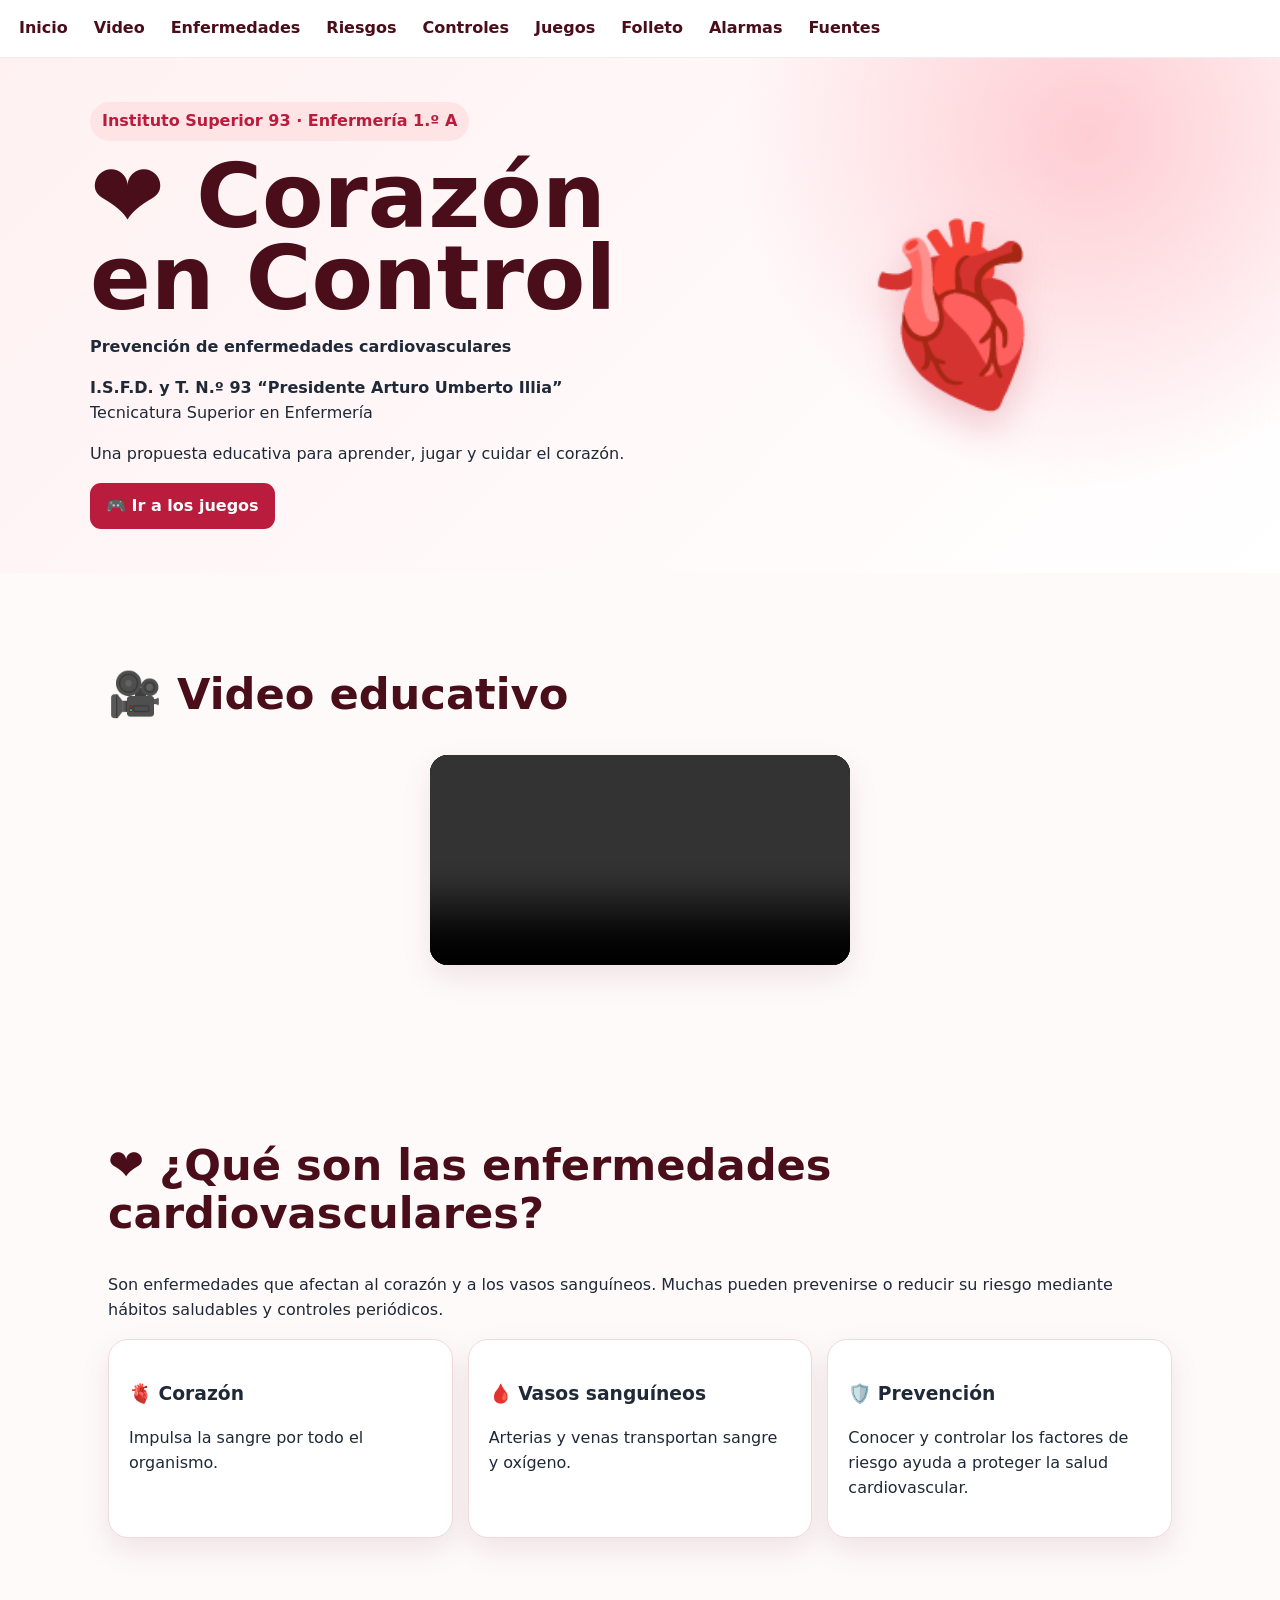
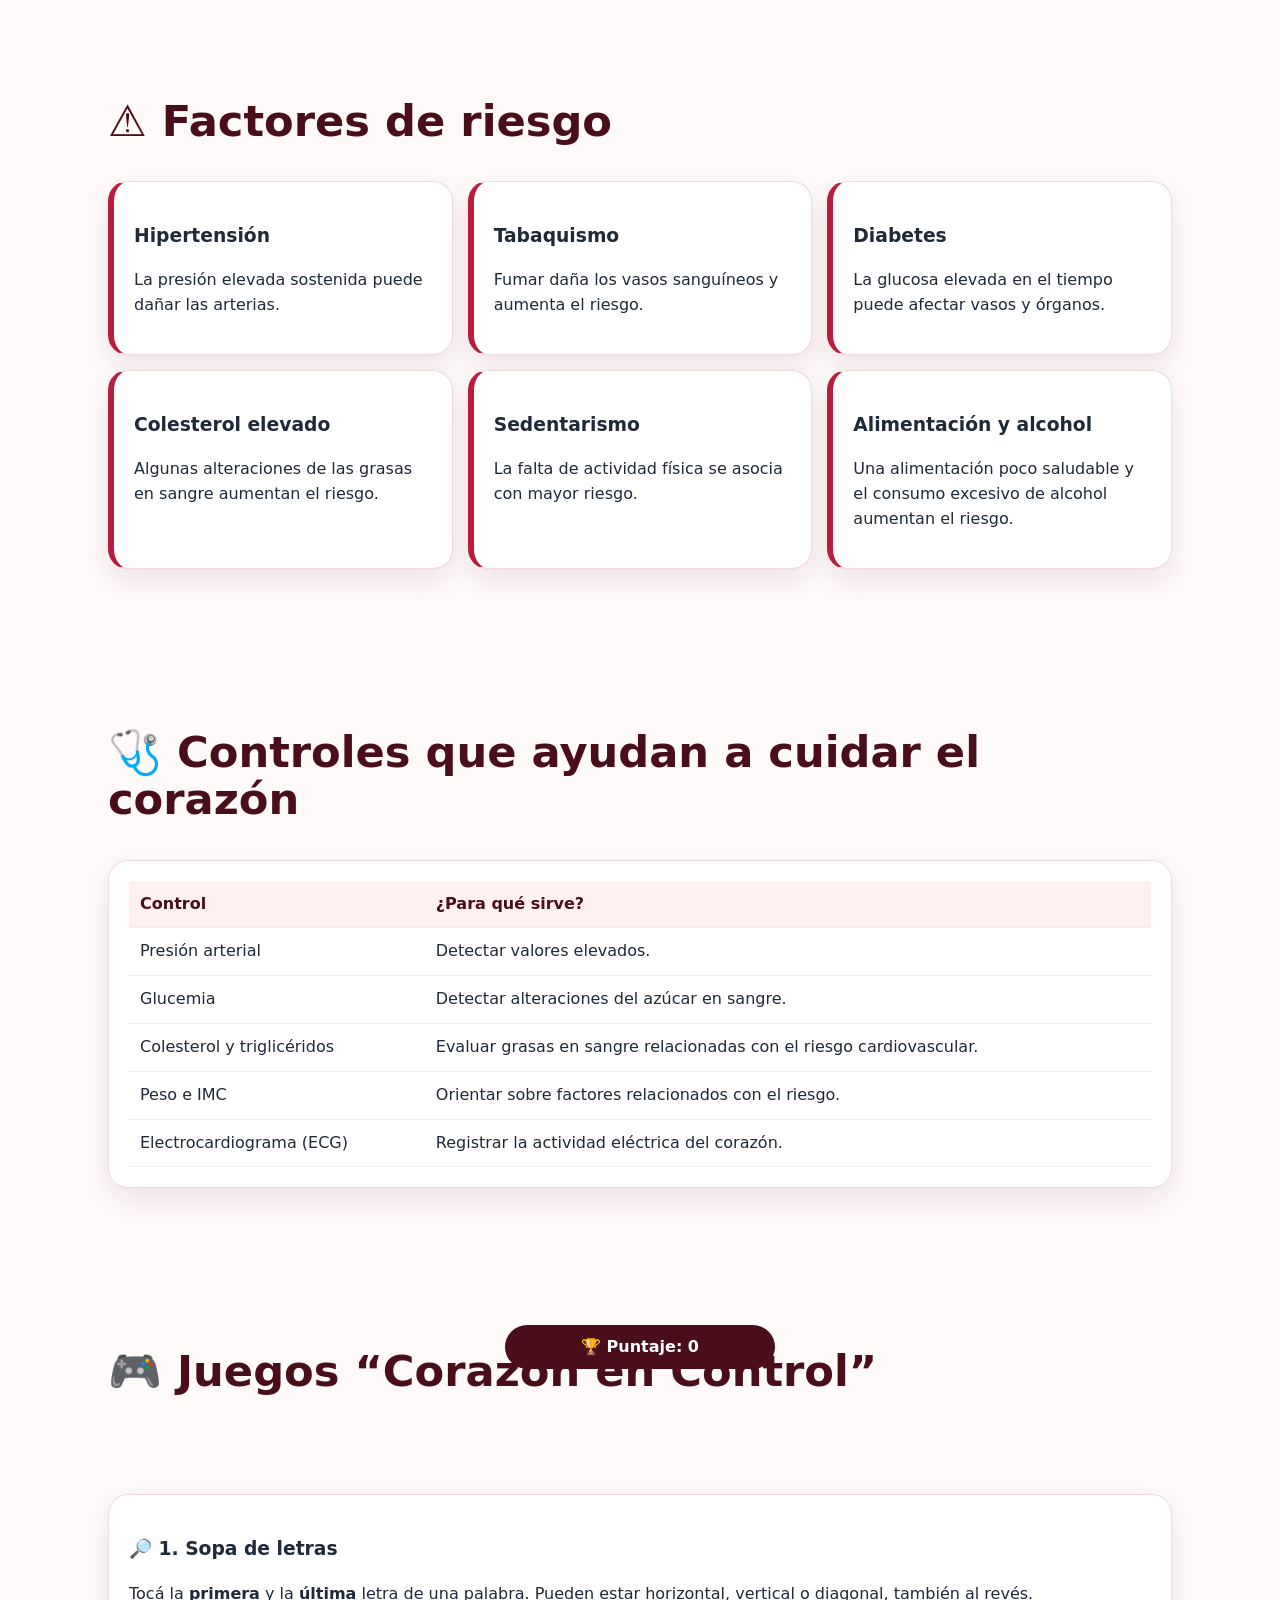
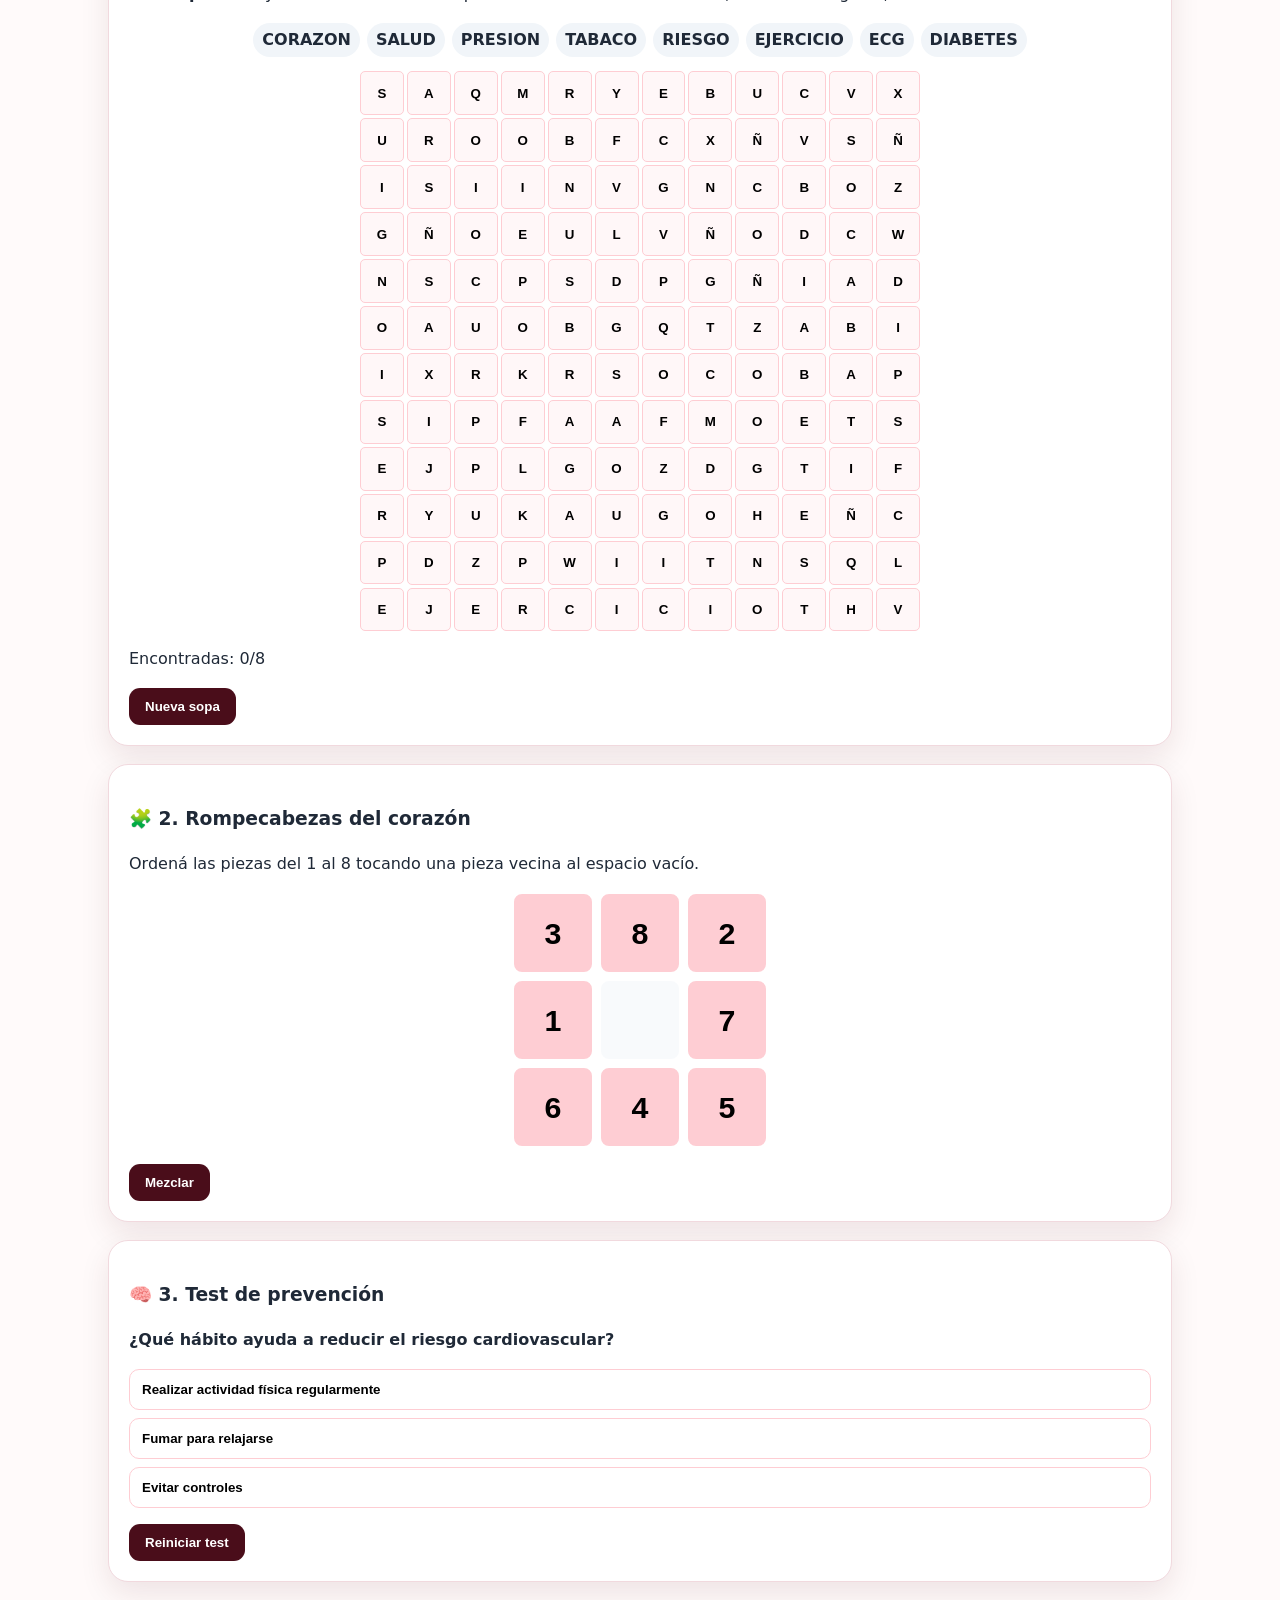
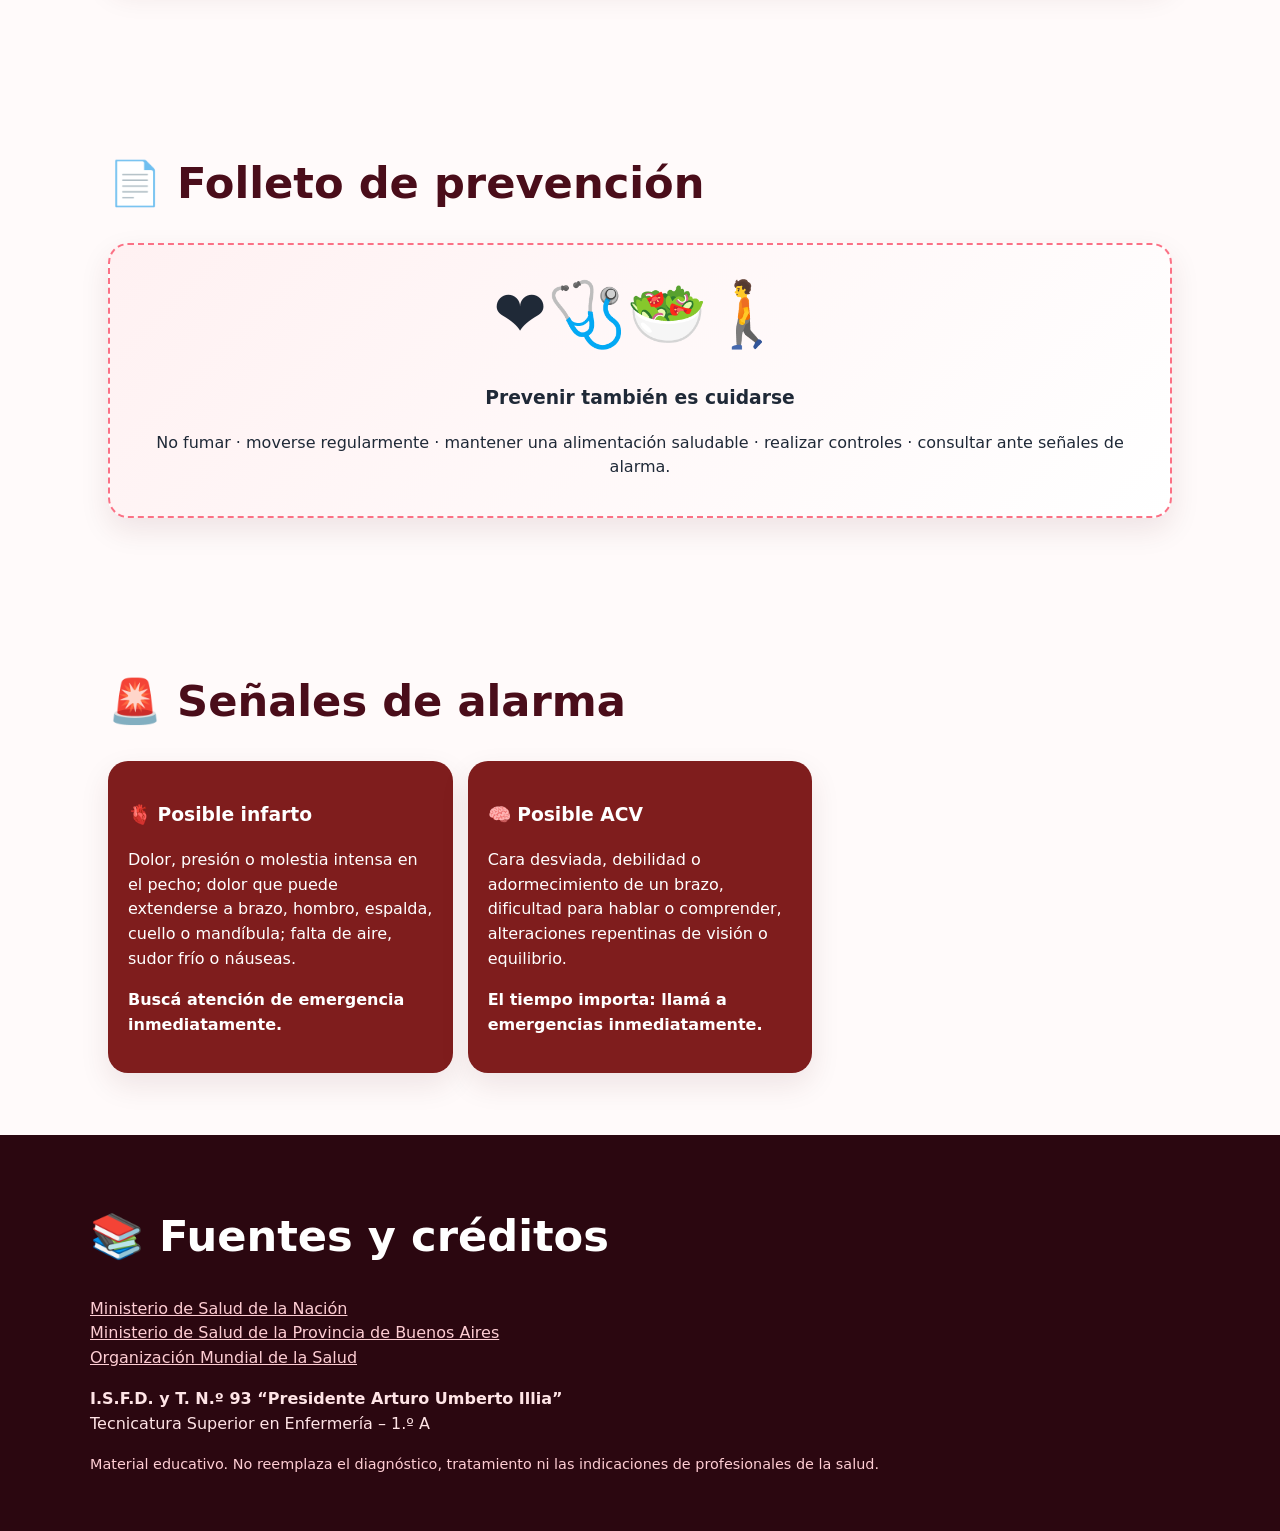
<file: index.html>
<!doctype html><html lang="es"><head><meta charset="utf-8"><meta name="viewport" content="width=device-width,initial-scale=1"><title>Corazón en Control</title><meta http-equiv="refresh" content="0;url=https://leonardoagustinromero1984-crypto.github.io/Instituto/corazon-en-control/"><script>location.replace('https://leonardoagustinromero1984-crypto.github.io/Instituto/corazon-en-control/');</script></head><body><p>Abriendo Corazón en Control…</p><p><a href="https://leonardoagustinromero1984-crypto.github.io/Instituto/corazon-en-control/">Abrir página</a></p></body></html>
</file>
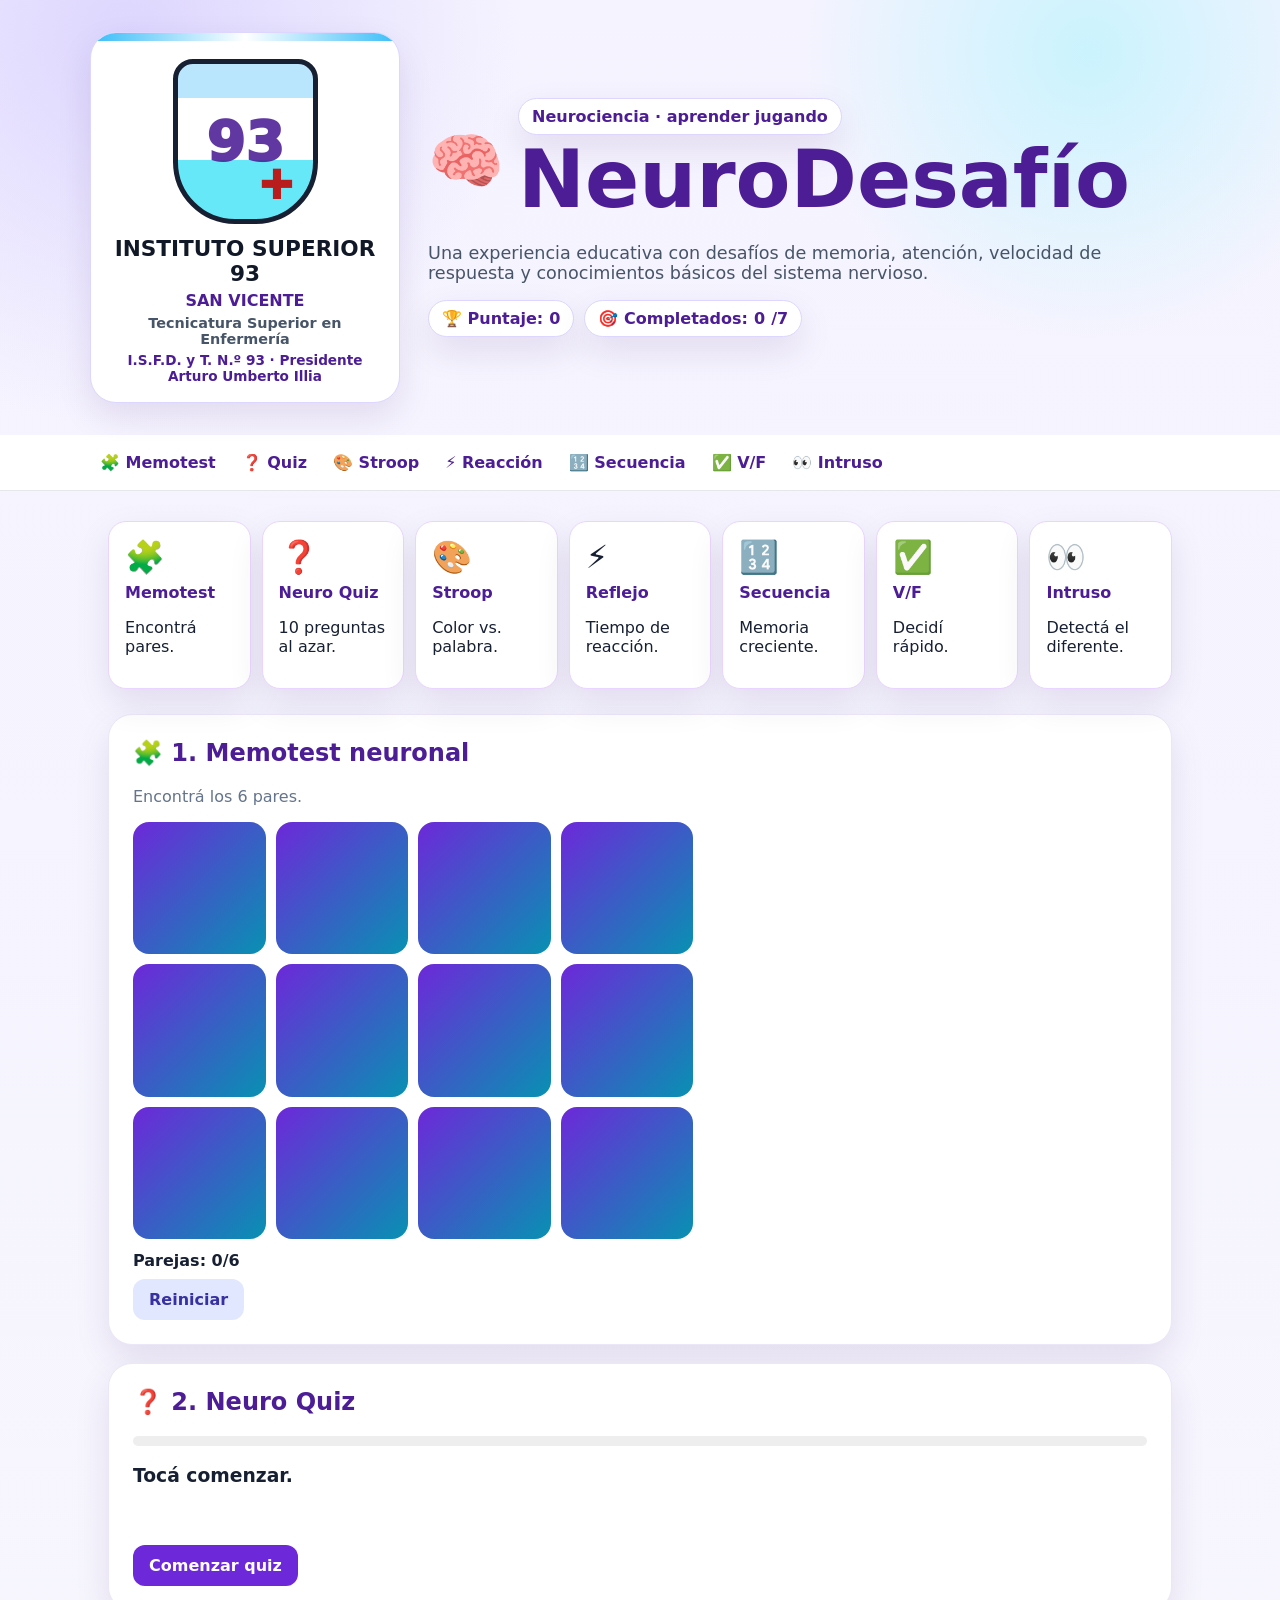
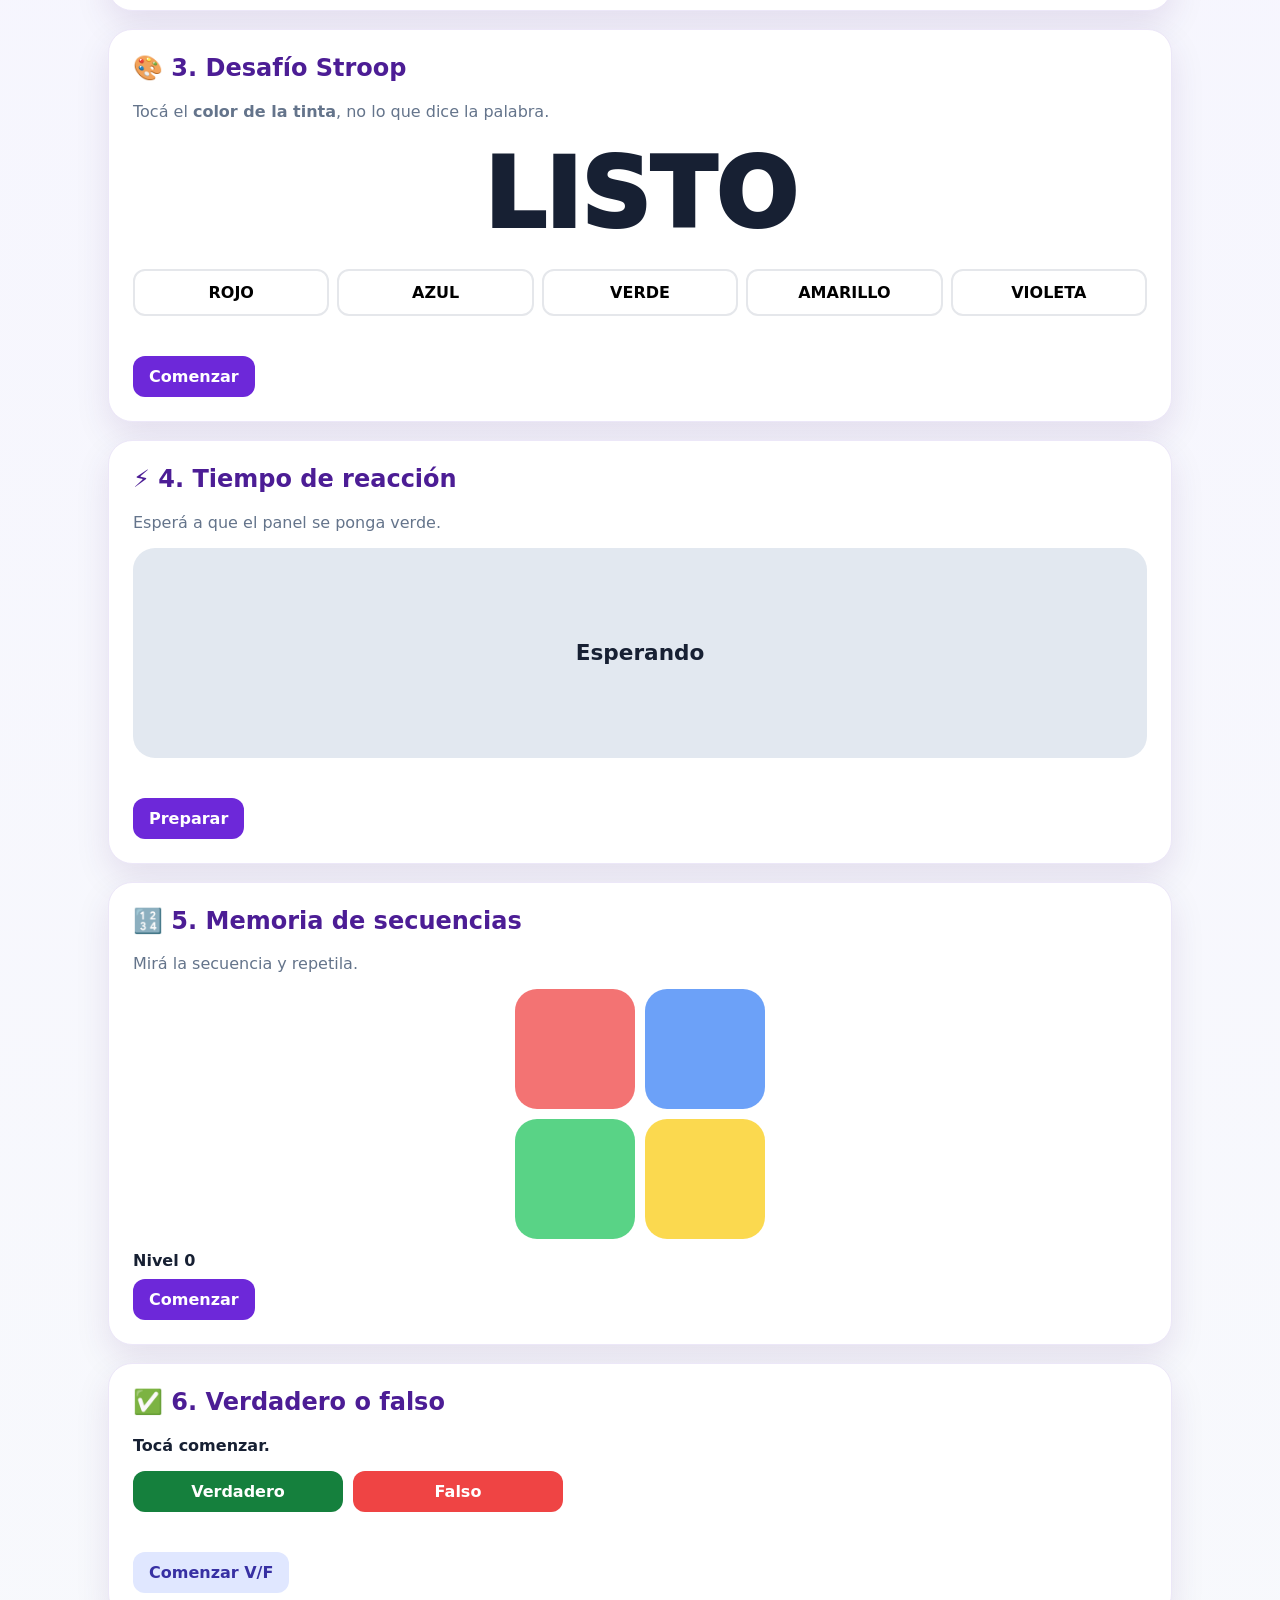
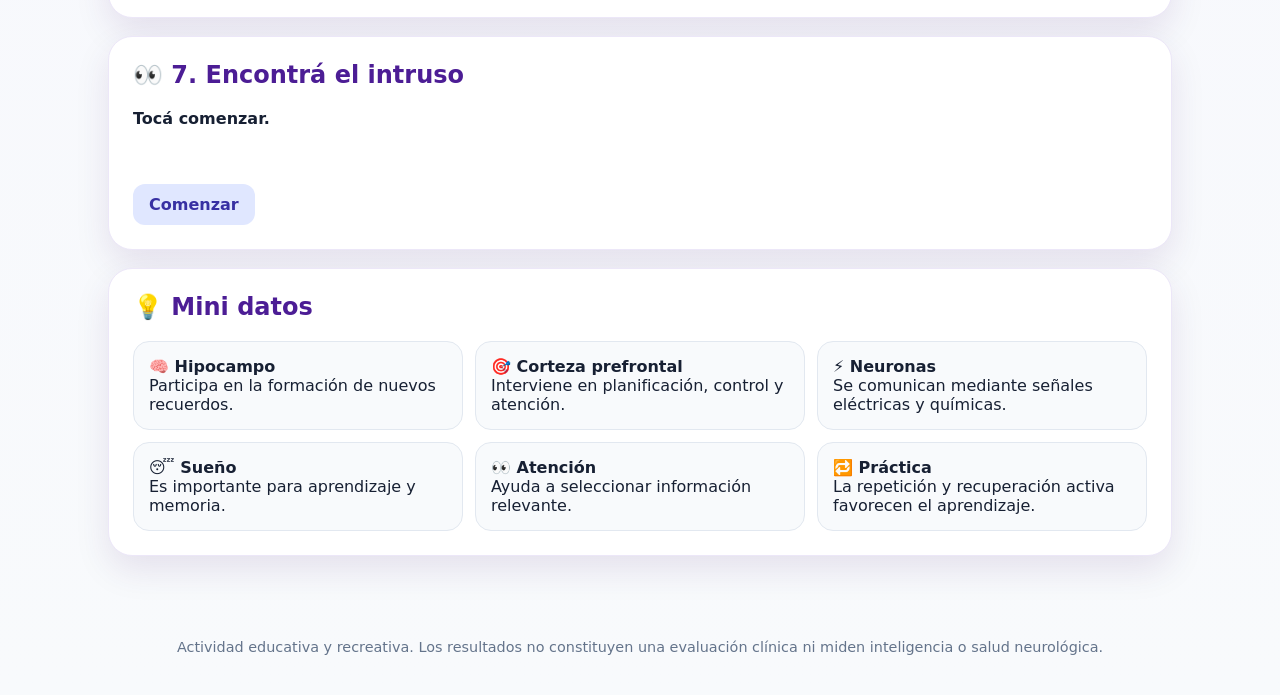
<file: neurociencia/index.html>
<!doctype html>
<html lang="es">
<head>
<meta charset="utf-8"><meta name="viewport" content="width=device-width,initial-scale=1,viewport-fit=cover"><meta name="theme-color" content="#5b21b6">
<title>NeuroDesafío | Instituto Superior 93</title>
<meta name="description" content="Juegos educativos de neurociencia, memoria, atención y reacción del Instituto Superior 93 San Vicente.">
<style>
:root{--v:#6d28d9;--v2:#4c1d95;--c:#0891b2;--ink:#172033;--mut:#64748b;--ok:#15803d;--bad:#b91c1c;--sh:0 14px 35px #3b07641a}*{box-sizing:border-box}html{scroll-behavior:smooth}body{margin:0;font-family:system-ui,-apple-system,Segoe UI,Roboto,Arial,sans-serif;color:var(--ink);background:linear-gradient(180deg,#f5f3ff,#f8fafc);min-height:100vh}button{font:inherit}header{padding:32px 18px;background:radial-gradient(circle at 85% 12%,#a5f3fc88,transparent 25%),radial-gradient(circle at 10% 8%,#ddd6fe,transparent 32%)}.wrap{max-width:1100px;margin:auto}.hero{display:grid;grid-template-columns:310px 1fr;gap:28px;align-items:center}.inst{background:#fff;border:1px solid #ddd6fe;border-radius:26px;padding:18px;box-shadow:var(--sh);position:relative;overflow:hidden}.inst:before{content:"";position:absolute;inset:0 0 auto;height:8px;background:linear-gradient(90deg,#38bdf8,#fff,#38bdf8)}.shield{width:145px;height:165px;margin:8px auto 12px;border:5px solid #172033;border-radius:20px 20px 62px 62px;background:linear-gradient(#bae6fd 0 22%,#fff 22% 62%,#67e8f9 62%);display:grid;place-items:center;position:relative;overflow:hidden}.shield:before{content:"93";font-size:3.5rem;font-weight:950;color:#4c1d95;opacity:.88}.shield:after{content:"✚";position:absolute;bottom:10px;right:18px;font-size:2.6rem;color:#b91c1c}.inst h2{margin:0;text-align:center;font-size:1.35rem;color:#111827}.inst p{text-align:center;margin:5px 0 0;font-weight:800;color:#4c1d95}.brand{display:flex;gap:14px;align-items:center}.brain{font-size:3.8rem}h1{font-size:clamp(2.8rem,8vw,5rem);line-height:.95;margin:7px 0;color:var(--v2)}.lead{font-size:1.1rem;color:#475569;max-width:720px}.pill{display:inline-flex;gap:6px;align-items:center;background:#fff;border:1px solid #ddd6fe;border-radius:999px;padding:8px 13px;font-weight:800;color:var(--v2);box-shadow:var(--sh)}.scores{display:flex;gap:10px;flex-wrap:wrap;margin-top:17px}.nav{position:sticky;top:0;z-index:20;background:#ffffffed;backdrop-filter:blur(10px);border-bottom:1px solid #e5e7eb;padding:10px}.nav .wrap{display:flex;gap:6px;overflow:auto}.nav a{white-space:nowrap;text-decoration:none;color:var(--v2);font-weight:800;padding:8px 10px;border-radius:999px}.nav a:hover{background:#ede9fe}main{padding:20px 18px 65px}.games{display:grid;grid-template-columns:repeat(7,1fr);gap:11px;margin:10px 0 25px}.gamecard{background:#fff;border:1px solid #e9d5ff;border-radius:18px;padding:16px;box-shadow:var(--sh);text-decoration:none;color:var(--ink);min-height:150px;transition:.18s}.gamecard:hover{transform:translateY(-3px)}.gamecard .ico{font-size:2rem}.gamecard h3{margin:7px 0;color:var(--v2);font-size:1rem}section{background:#fff;border:1px solid #ece7f8;border-radius:24px;padding:24px;margin:18px 0;box-shadow:var(--sh)}section h2{color:var(--v2);margin-top:0}.hint{color:var(--mut)}.btn{border:0;background:var(--v);color:#fff;font-weight:850;padding:11px 16px;border-radius:12px;cursor:pointer}.btn.sec{background:#e0e7ff;color:#3730a3}.btn.good{background:var(--ok)}.status{min-height:28px;font-weight:800;margin-top:12px}.ok{color:var(--ok)}.bad{color:var(--bad)}.memo{display:grid;grid-template-columns:repeat(4,minmax(60px,1fr));gap:10px;max-width:560px}.memo button{aspect-ratio:1;border:0;border-radius:16px;background:linear-gradient(135deg,#6d28d9,#0891b2);color:transparent;font-size:2rem;cursor:pointer}.memo button.open,.memo button.done{background:#f5f3ff;color:#172033;border:2px solid #c4b5fd}.memo button.done{background:#dcfce7;border-color:#86efac}.answers{display:grid;gap:8px;max-width:780px}.answers button{padding:12px;text-align:left;border:1px solid #ddd6fe;background:#fff;border-radius:12px;cursor:pointer;font-weight:700}.answers button:hover{background:#f5f3ff}.progress{height:10px;background:#eee;border-radius:99px;overflow:hidden}.progress i{display:block;height:100%;background:linear-gradient(90deg,#6d28d9,#06b6d4);width:0}.stroopword{font-size:clamp(3rem,12vw,6rem);font-weight:950;text-align:center;margin:18px 0}.colorbuttons{display:grid;grid-template-columns:repeat(5,1fr);gap:8px}.colorbuttons button{border:2px solid #e5e7eb;background:#fff;padding:12px 5px;border-radius:12px;font-weight:900;cursor:pointer}.reaction{height:210px;border-radius:22px;display:grid;place-items:center;text-align:center;padding:20px;background:#e2e8f0;cursor:pointer;font-size:1.35rem;font-weight:900}.reaction.ready{background:#22c55e;color:#052e16}.reaction.waiting{background:#fbbf24;color:#422006}.seq{display:grid;grid-template-columns:repeat(2,120px);gap:10px;justify-content:center}.seq button{height:120px;border:0;border-radius:22px;opacity:.75;cursor:pointer}.seq button.flash{opacity:1;transform:scale(1.06);box-shadow:0 0 0 6px white,0 0 25px #6d28d966}.s1{background:#ef4444}.s2{background:#3b82f6}.s3{background:#22c55e}.s4{background:#facc15}.tf{display:grid;grid-template-columns:1fr 1fr;gap:10px;max-width:430px}.oddgrid{display:grid;grid-template-columns:repeat(4,1fr);gap:10px;max-width:520px}.oddgrid button{min-height:76px;border:2px solid #ddd6fe;background:#fff;border-radius:16px;font-size:1.15rem;font-weight:800;cursor:pointer}.facts{display:grid;grid-template-columns:repeat(3,1fr);gap:12px}.fact{background:#f8fafc;border-radius:16px;padding:15px;border:1px solid #e2e8f0}.foot{text-align:center;color:#64748b;font-size:.9rem;padding:0 18px 40px}@media(max-width:980px){.hero{grid-template-columns:1fr}.inst{max-width:520px}.games{grid-template-columns:repeat(3,1fr)}.facts{grid-template-columns:1fr 1fr}}@media(max-width:520px){.games,.facts{grid-template-columns:1fr}.colorbuttons{grid-template-columns:repeat(2,1fr)}section{padding:18px}.seq{grid-template-columns:repeat(2,minmax(100px,1fr))}.seq button{height:105px}.hero{gap:18px}}
</style></head><body>
<header><div class="wrap"><div class="hero"><div class="inst"><div class="shield"></div><h2>INSTITUTO SUPERIOR 93</h2><p>SAN VICENTE</p><p style="font-size:.9rem;color:#475569">Tecnicatura Superior en Enfermería</p><p style="font-size:.85rem">I.S.F.D. y T. N.º 93 · Presidente Arturo Umberto Illia</p></div><div><div class="brand"><div class="brain">🧠</div><div><span class="pill">Neurociencia · aprender jugando</span><h1>NeuroDesafío</h1></div></div><p class="lead">Una experiencia educativa con desafíos de memoria, atención, velocidad de respuesta y conocimientos básicos del sistema nervioso.</p><div class="scores"><span class="pill">🏆 Puntaje: <b id="total">0</b></span><span class="pill">🎯 Completados: <b id="doneGames">0</b>/7</span></div></div></div></div></header>
<div class="nav"><div class="wrap"><a href="#memo">🧩 Memotest</a><a href="#quiz">❓ Quiz</a><a href="#stroop">🎨 Stroop</a><a href="#reaction">⚡ Reacción</a><a href="#sequence">🔢 Secuencia</a><a href="#tf">✅ V/F</a><a href="#odd">👀 Intruso</a></div></div>
<main class="wrap"><div class="games"><a class="gamecard" href="#memo"><div class="ico">🧩</div><h3>Memotest</h3><p>Encontrá pares.</p></a><a class="gamecard" href="#quiz"><div class="ico">❓</div><h3>Neuro Quiz</h3><p>10 preguntas al azar.</p></a><a class="gamecard" href="#stroop"><div class="ico">🎨</div><h3>Stroop</h3><p>Color vs. palabra.</p></a><a class="gamecard" href="#reaction"><div class="ico">⚡</div><h3>Reflejo</h3><p>Tiempo de reacción.</p></a><a class="gamecard" href="#sequence"><div class="ico">🔢</div><h3>Secuencia</h3><p>Memoria creciente.</p></a><a class="gamecard" href="#tf"><div class="ico">✅</div><h3>V/F</h3><p>Decidí rápido.</p></a><a class="gamecard" href="#odd"><div class="ico">👀</div><h3>Intruso</h3><p>Detectá el diferente.</p></a></div>
<section id="memo"><h2>🧩 1. Memotest neuronal</h2><p class="hint">Encontrá los 6 pares.</p><div class="memo" id="memoBoard"></div><div class="status" id="memoStatus"></div><button class="btn sec" onclick="startMemo()">Reiniciar</button></section>
<section id="quiz"><h2>❓ 2. Neuro Quiz</h2><div class="progress"><i id="quizBar"></i></div><p id="quizCount" class="hint"></p><h3 id="quizQ">Tocá comenzar.</h3><div class="answers" id="quizAnswers"></div><div class="status" id="quizStatus"></div><button class="btn" id="quizStart" onclick="startQuiz()">Comenzar quiz</button></section>
<section id="stroop"><h2>🎨 3. Desafío Stroop</h2><p class="hint">Tocá el <strong>color de la tinta</strong>, no lo que dice la palabra.</p><div class="stroopword" id="stroopWord">LISTO</div><div class="colorbuttons" id="stroopButtons"></div><div class="status" id="stroopStatus"></div><button class="btn" id="stroopStart" onclick="startStroop()">Comenzar</button></section>
<section id="reaction"><h2>⚡ 4. Tiempo de reacción</h2><p class="hint">Esperá a que el panel se ponga verde.</p><div class="reaction" id="reactionPad">Esperando</div><div class="status" id="reactionStatus"></div><button class="btn" onclick="startReaction()">Preparar</button></section>
<section id="sequence"><h2>🔢 5. Memoria de secuencias</h2><p class="hint">Mirá la secuencia y repetila.</p><div class="seq" id="seqBoard"><button class="s1"></button><button class="s2"></button><button class="s3"></button><button class="s4"></button></div><div class="status" id="seqStatus">Nivel 0</div><button class="btn" onclick="startSequence()">Comenzar</button></section>
<section id="tf"><h2>✅ 6. Verdadero o falso</h2><p id="tfQ" style="font-weight:800">Tocá comenzar.</p><div class="tf"><button class="btn good" onclick="answerTF(true)">Verdadero</button><button class="btn" style="background:#ef4444" onclick="answerTF(false)">Falso</button></div><div class="status" id="tfStatus"></div><button class="btn sec" onclick="startTF()">Comenzar V/F</button></section>
<section id="odd"><h2>👀 7. Encontrá el intruso</h2><p id="oddQ" style="font-weight:800">Tocá comenzar.</p><div class="oddgrid" id="oddGrid"></div><div class="status" id="oddStatus"></div><button class="btn sec" onclick="startOdd()">Comenzar</button></section>
<section><h2>💡 Mini datos</h2><div class="facts"><div class="fact"><b>🧠 Hipocampo</b><br>Participa en la formación de nuevos recuerdos.</div><div class="fact"><b>🎯 Corteza prefrontal</b><br>Interviene en planificación, control y atención.</div><div class="fact"><b>⚡ Neuronas</b><br>Se comunican mediante señales eléctricas y químicas.</div><div class="fact"><b>😴 Sueño</b><br>Es importante para aprendizaje y memoria.</div><div class="fact"><b>👀 Atención</b><br>Ayuda a seleccionar información relevante.</div><div class="fact"><b>🔁 Práctica</b><br>La repetición y recuperación activa favorecen el aprendizaje.</div></div></section></main><div class="foot">Actividad educativa y recreativa. Los resultados no constituyen una evaluación clínica ni miden inteligencia o salud neurológica.</div>
<script>
const $=id=>document.getElementById(id);let total=Number(localStorage.getItem('neuroTotal')||0),done=new Set(JSON.parse(localStorage.getItem('neuroDone')||'[]'));function score(){ $('total').textContent=total;$('doneGames').textContent=done.size;localStorage.setItem('neuroTotal',total);localStorage.setItem('neuroDone',JSON.stringify([...done]))}function pts(n,g){total+=n;if(g)done.add(g);score()}score();
const mi=['🧠','⚡','👁️','🧬','🫀','🧩'];let mo=[],ml=false,mp=0,mm=0;function startMemo(){mp=0;mm=0;mo=[];ml=false;let a=[...mi,...mi].sort(()=>Math.random()-.5);$('memoBoard').innerHTML='';a.forEach(v=>{let b=document.createElement('button');b.textContent=v;b.onclick=()=>flip(b);$('memoBoard').appendChild(b)});$('memoStatus').textContent='Parejas: 0/6'}function flip(b){if(ml||b.classList.contains('open')||b.classList.contains('done'))return;b.classList.add('open');mo.push(b);if(mo.length===2){mm++;let[a,c]=mo;if(a.textContent===c.textContent){a.classList.add('done');c.classList.add('done');mp++;pts(10);mo=[];$('memoStatus').textContent=`Parejas: ${mp}/6 · Movimientos: ${mm}`;if(mp===6){pts(25,'memo');$('memoStatus').innerHTML='<span class="ok">¡Completo!</span>'}}else{ml=true;setTimeout(()=>{a.classList.remove('open');c.classList.remove('open');mo=[];ml=false},650)}}}startMemo();
const quiz=[['¿Qué estructura participa en la formación de nuevos recuerdos?',['Hipocampo','Médula espinal','Nervio óptico'],0],['¿Cuál es la unidad funcional básica del sistema nervioso?',['Plaqueta','Neurona','Alvéolo'],1],['¿Qué conecta el encéfalo con gran parte del cuerpo?',['Médula espinal','Páncreas','Diafragma'],0],['La corteza prefrontal se relaciona especialmente con…',['Digestión','Planificación y control ejecutivo','Filtración renal'],1],['¿Cómo se comunican las neuronas?',['Solo por sangre','Con señales eléctricas y químicas','Solo por hormonas'],1],['Dormir adecuadamente es importante para…',['Aprendizaje y memoria','Cambiar el grupo sanguíneo','Aumentar neuronas cada noche'],0],['El cerebro forma parte del…',['Sistema nervioso central','Sistema urinario','Sistema tegumentario'],0],['La atención selectiva permite…',['Procesar todo a la vez','Priorizar información relevante','No distraerse nunca'],1],['¿Qué célula produce mielina en el SNC?',['Oligodendrocito','Hepatocito','Eritrocito'],0],['¿Qué hábito favorece el bienestar cerebral?',['Dormir bien','No hidratarse','Fumar'],0],['¿Qué lóbulo se relaciona mucho con la visión?',['Occipital','Temporal','Frontal'],0],['El cerebelo participa especialmente en…',['Equilibrio y coordinación','Digestión','Audición solamente'],0],['Las sinapsis son…',['Un tipo de hueso','Unión funcional entre neuronas','Glóbulos rojos'],1],['La médula espinal forma parte del…',['Sistema nervioso central','Sistema digestivo','Sistema endocrino'],0],['El sistema nervioso periférico incluye…',['Nervios y ganglios','Solo cerebro','Solo médula'],0],['¿Qué neurotransmisor se asocia con recompensa y motivación?',['Dopamina','Insulina','Hemoglobina'],0],['¿Qué parte protege físicamente al encéfalo?',['Cráneo','Fémur','Esternón'],0],['¿Qué sistema controla respuestas de lucha o huida?',['Simpático','Digestivo','Óseo'],0]];let qo=[],qi=0,qh=0;function startQuiz(){qo=[...quiz].sort(()=>Math.random()-.5).slice(0,10);qi=0;qh=0;$('quizStart').style.display='none';showQ()}function showQ(){if(qi>=qo.length){$('quizQ').textContent=`Resultado: ${qh}/${qo.length}`;$('quizAnswers').innerHTML='';$('quizBar').style.width='100%';$('quizStart').style.display='inline-block';$('quizStart').textContent='Jugar de nuevo';pts(qh*4+15,'quiz');return}let q=qo[qi];$('quizCount').textContent=`Pregunta ${qi+1} de ${qo.length}`;$('quizBar').style.width=(qi/qo.length*100)+'%';$('quizQ').textContent=q[0];$('quizAnswers').innerHTML='';q[1].forEach((x,i)=>{let b=document.createElement('button');b.textContent=x;b.onclick=()=>ansQ(i);$('quizAnswers').appendChild(b)})}function ansQ(i){let ok=i===qo[qi][2];if(ok){qh++;pts(5);$('quizStatus').innerHTML='<span class="ok">✓ Correcto</span>'}else $('quizStatus').innerHTML='<span class="bad">✗ Incorrecto</span>';[...$('quizAnswers').children].forEach(b=>b.disabled=true);setTimeout(()=>{qi++;showQ()},550)}
const colors=[['ROJO','#ef4444'],['AZUL','#2563eb'],['VERDE','#16a34a'],['AMARILLO','#ca8a04'],['VIOLETA','#7c3aed']];let sr=0,sh=0,st=0,sa=false;colors.forEach((c,i)=>{let b=document.createElement('button');b.textContent=c[0];b.onclick=()=>pickS(i);$('stroopButtons').appendChild(b)});function startStroop(){sr=0;sh=0;sa=true;$('stroopStart').style.display='none';nextS()}function nextS(){if(sr>=10){$('stroopWord').textContent=`${sh}/10`;$('stroopWord').style.color='#4c1d95';$('stroopStart').style.display='inline-block';pts(sh*3+15,'stroop');sa=false;return}let w=Math.floor(Math.random()*5);do{st=Math.floor(Math.random()*5)}while(st===w);$('stroopWord').textContent=colors[w][0];$('stroopWord').style.color=colors[st][1];$('stroopStatus').textContent=`Ronda ${sr+1}/10 · Aciertos ${sh}`}function pickS(i){if(!sa)return;if(i===st){sh++;pts(3)}sr++;nextS()}
let rt=null,rs='idle',rstart=0;function startReaction(){clearTimeout(rt);rs='waiting';$('reactionPad').className='reaction waiting';$('reactionPad').textContent='Esperá…';rt=setTimeout(()=>{rs='ready';rstart=performance.now();$('reactionPad').className='reaction ready';$('reactionPad').textContent='¡AHORA!'},1300+Math.random()*2500)}$('reactionPad').onclick=()=>{if(rs==='waiting'){clearTimeout(rt);rs='idle';$('reactionPad').className='reaction';$('reactionPad').textContent='Salida en falso'}else if(rs==='ready'){let ms=Math.round(performance.now()-rstart);rs='idle';$('reactionPad').className='reaction';$('reactionPad').textContent=ms+' ms';$('reactionStatus').textContent='Tiempo recreativo: '+ms+' ms';pts(ms<300?25:ms<450?18:10,'reaction')}};
let seq=[],us=[],lev=0,busy=false,sbtn=[...document.querySelectorAll('#seqBoard button')];sbtn.forEach((b,i)=>b.onclick=()=>tapSeq(i));function flash(i,t=320){return new Promise(r=>{sbtn[i].classList.add('flash');setTimeout(()=>{sbtn[i].classList.remove('flash');setTimeout(r,100)},t)})}async function showSeq(){busy=true;$('seqStatus').textContent='Mirá…';await new Promise(r=>setTimeout(r,400));for(let n of seq)await flash(n);us=[];busy=false;$('seqStatus').textContent=`Nivel ${lev}: repetila`}function startSequence(){seq=[];lev=0;nextLev()}function nextLev(){lev++;seq.push(Math.floor(Math.random()*4));showSeq()}function tapSeq(i){if(busy||!lev)return;flash(i,150);us.push(i);let k=us.length-1;if(us[k]!==seq[k]){$('seqStatus').innerHTML=`<span class="bad">Incorrecto. Nivel ${lev}.</span>`;pts(Math.max(0,(lev-1)*5),'sequence');busy=true;setTimeout(()=>busy=false,400);return}if(us.length===seq.length){pts(5);setTimeout(nextLev,550)}}
const tf=[['El cerebro pertenece al sistema nervioso central.',true],['La médula espinal pertenece al sistema digestivo.',false],['Dormir ayuda a procesos de aprendizaje.',true],['Las neuronas se comunican entre sí.',true],['El cerebelo participa en equilibrio y coordinación.',true],['Fumar favorece la salud cerebral.',false],['El hipocampo interviene en memoria.',true],['El lóbulo occipital se relaciona con visión.',true],['La sinapsis es una articulación ósea.',false],['Los nervios periféricos llevan información entre el SNC y el cuerpo.',true]];let to=[],ti=0,th=0;function startTF(){to=[...tf].sort(()=>Math.random()-.5).slice(0,6);ti=0;th=0;showTF()}function showTF(){if(ti>=to.length){$('tfQ').textContent=`Resultado: ${th}/${to.length}`;pts(th*4+12,'tf');return}$('tfQ').textContent=to[ti][0];$('tfStatus').textContent=`Afirmación ${ti+1}/${to.length}`}function answerTF(a){if(!to.length||ti>=to.length)return;if(a===to[ti][1]){th++;pts(4);$('tfStatus').innerHTML='<span class="ok">✓ Correcto</span>'}else $('tfStatus').innerHTML='<span class="bad">✗ Incorrecto</span>';setTimeout(()=>{ti++;showTF()},450)}
const odd=[['Neuronas','Sinapsis','Axón','Riñón',3],['Memoria','Atención','Percepción','Digestión',3],['Frontal','Temporal','Occipital','Húmero',3],['Cerebro','Cerebelo','Médula espinal','Pulmón',3],['Dopamina','Serotonina','Acetilcolina','Insulina',3],['Ojo','Oído','Piel','Fémur',3]];let oo=[],oi=0,oh=0;function startOdd(){oo=[...odd].sort(()=>Math.random()-.5).slice(0,5);oi=0;oh=0;showOdd()}function showOdd(){if(oi>=oo.length){$('oddQ').textContent=`Resultado: ${oh}/${oo.length}`;$('oddGrid').innerHTML='';pts(oh*5+12,'odd');return}let x=oo[oi];$('oddQ').textContent='¿Cuál es el intruso?';$('oddGrid').innerHTML='';x.slice(0,4).forEach((v,i)=>{let b=document.createElement('button');b.textContent=v;b.onclick=()=>pickOdd(i);$('oddGrid').appendChild(b)});$('oddStatus').textContent=`Ronda ${oi+1}/${oo.length}`}function pickOdd(i){let x=oo[oi];if(i===x[4]){oh++;pts(5);$('oddStatus').innerHTML='<span class="ok">✓ Correcto</span>'}else $('oddStatus').innerHTML='<span class="bad">✗ Incorrecto</span>';[...$('oddGrid').children].forEach(b=>b.disabled=true);setTimeout(()=>{oi++;showOdd()},500)}
</script></body></html>
</file>
